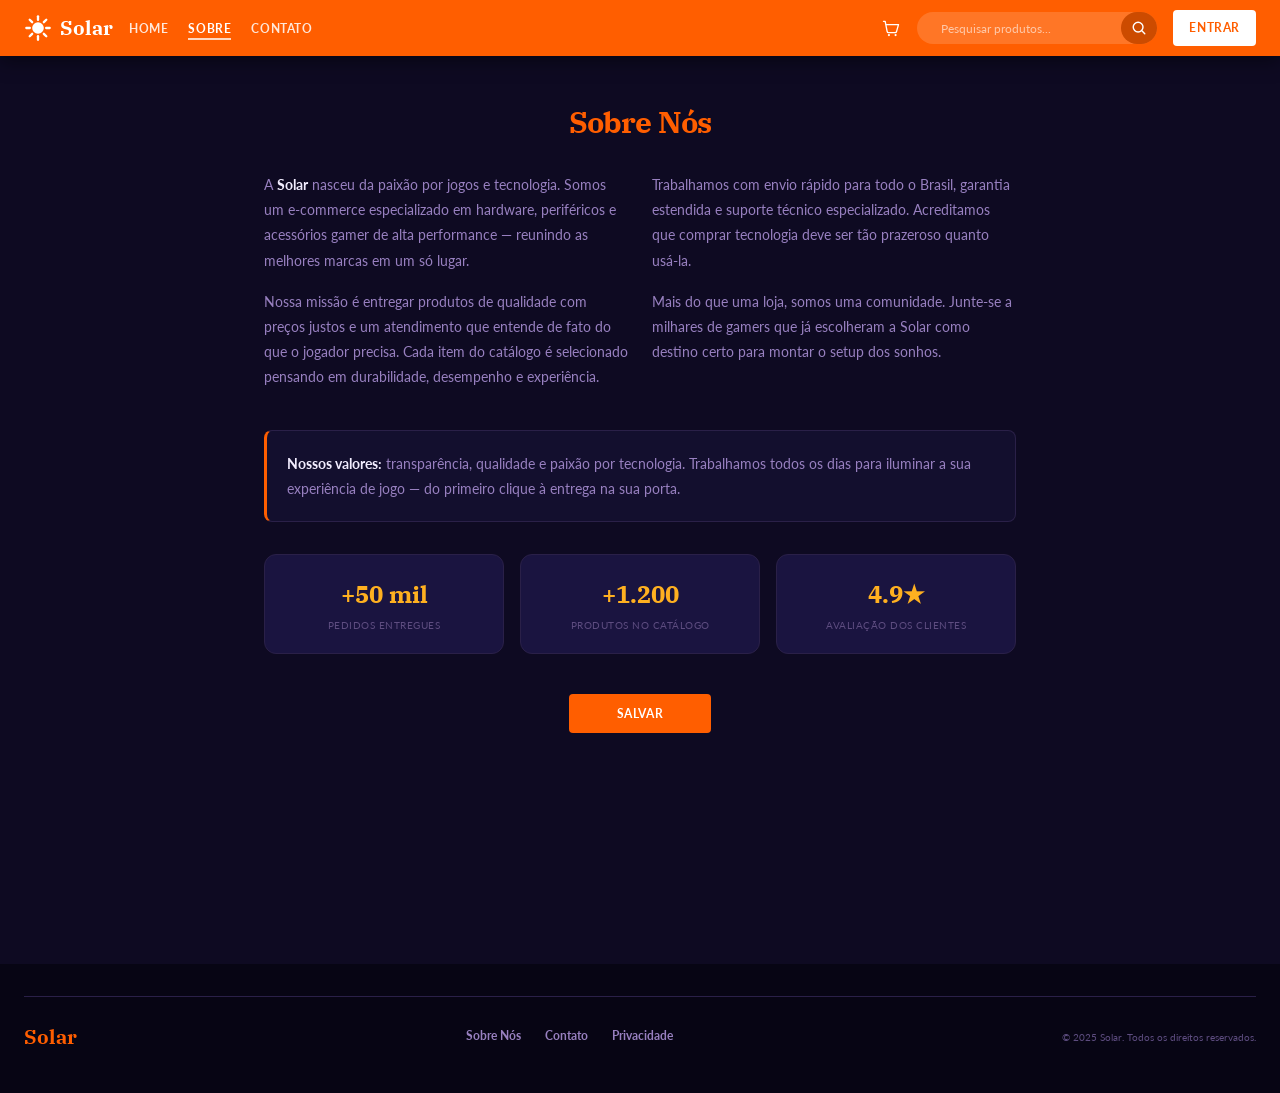
<file: about-us.html>
<!DOCTYPE html>
<html lang="pt-BR">

<head>
  <meta charset="UTF-8">
  <meta name="viewport" content="width=device-width, initial-scale=1.0">
  <title>Solar — Sobre Nós</title>
  <link rel="preconnect" href="https://fonts.googleapis.com">
  <link rel="preconnect" href="https://fonts.gstatic.com" crossorigin>
  <link
    href="https://fonts.googleapis.com/css2?family=IBM+Plex+Serif:ital,wght@0,300;0,400;0,500;0,600;0,700;1,400;1,600&family=Lato:ital,wght@0,300;0,400;0,700;0,900;1,400&display=swap"
    rel="stylesheet">
  <link rel="stylesheet" href="./css/global.css">
  <link rel="stylesheet" href="./css/about-us.css">
</head>

<body class="bg-primary">

  <!-- ═══════════ CABEÇALHO ═══════════ -->
  <header class="site-header navbar">
    <a href="./index.html" class="site-logo navbar-brand" aria-label="Solar — Página inicial">
      <svg class="navbar-brand-icon" viewBox="0 0 24 24" fill="none" aria-hidden="true">
        <circle cx="12" cy="12" r="5" fill="#fff"/>
        <g stroke="#fff" stroke-width="2" stroke-linecap="round">
          <line x1="12" y1="2" x2="12" y2="5"/><line x1="12" y1="19" x2="12" y2="22"/>
          <line x1="2" y1="12" x2="5" y2="12"/><line x1="19" y1="12" x2="22" y2="12"/>
          <line x1="4.9" y1="4.9" x2="7" y2="7"/><line x1="17" y1="17" x2="19.1" y2="19.1"/>
          <line x1="19.1" y1="4.9" x2="17" y2="7"/><line x1="7" y1="17" x2="4.9" y2="19.1"/>
        </g>
      </svg>
      <span class="navbar-logo">Solar</span>
    </a>

    <ul class="navbar-nav" role="list">
      <li><a class="nav-link navbar-home"        href="./index.html">Home</a></li>
      <li><a class="nav-link active navbar-about" href="./about-us.html">Sobre</a></li>
      <li><a class="nav-link navbar-contact"      href="./contact.html">Contato</a></li>
    </ul>

    <div class="navbar-actions flex-center flex-gap-4">
      <a class="navbar-buy" href="./orders.html" aria-label="Carrinho de compras">
        <svg viewBox="0 0 24 24" fill="none" aria-hidden="true">
          <path d="M3 4h2l2.4 12.3a1.5 1.5 0 0 0 1.5 1.2h8.2a1.5 1.5 0 0 0 1.5-1.2L21 8H6"
                stroke="currentColor" stroke-width="1.6" stroke-linecap="round" stroke-linejoin="round"/>
          <circle cx="9.5" cy="20.5" r="1.3" fill="currentColor"/>
          <circle cx="17.5" cy="20.5" r="1.3" fill="currentColor"/>
        </svg>
      </a>
      <form class="navbar-search-wrapper flex-center flex-gap-2" action="./search.html" role="search">
        <input class="search-bar navbar-search" type="search" name="q"
               placeholder="Pesquisar produtos..." aria-label="Pesquisar produtos">
        <button class="button-search btn btn-primary" type="submit" aria-label="Buscar">
          <svg viewBox="0 0 18 18" fill="none" aria-hidden="true">
            <circle cx="8" cy="8" r="5.5" stroke="#fff" stroke-width="1.6"/>
            <line x1="12.5" y1="12.5" x2="15.5" y2="15.5" stroke="#fff" stroke-width="1.6" stroke-linecap="round"/>
          </svg>
        </button>
      </form>
      <a class="btn navbar-login" href="./register.html">Entrar</a>
    </div>
  </header>


  <!-- ═══════════ CONTEÚDO: SOBRE NÓS ═══════════ -->
  <main class="about bg-primary">
    <div class="container-narrow">

      <h1 class="about-title">Sobre Nós</h1>

      <div class="about-grid">
        <div class="about-col">
          <p class="about-text">
            A <strong>Solar</strong> nasceu da paixão por jogos e tecnologia. Somos um
            e-commerce especializado em hardware, periféricos e acessórios gamer de alta
            performance — reunindo as melhores marcas em um só lugar.
          </p>
          <p class="about-text">
            Nossa missão é entregar produtos de qualidade com preços justos e um atendimento
            que entende de fato do que o jogador precisa. Cada item do catálogo é selecionado
            pensando em durabilidade, desempenho e experiência.
          </p>
        </div>
        <div class="about-col">
          <p class="about-text">
            Trabalhamos com envio rápido para todo o Brasil, garantia estendida e suporte
            técnico especializado. Acreditamos que comprar tecnologia deve ser tão prazeroso
            quanto usá-la.
          </p>
          <p class="about-text">
            Mais do que uma loja, somos uma comunidade. Junte-se a milhares de gamers que já
            escolheram a Solar como destino certo para montar o setup dos sonhos.
          </p>
        </div>
      </div>

      <div class="about-highlight">
        <p class="about-text">
          <strong class="text-accent">Nossos valores:</strong> transparência, qualidade e
          paixão por tecnologia. Trabalhamos todos os dias para iluminar a sua experiência
          de jogo — do primeiro clique à entrega na sua porta.
        </p>
      </div>

      <div class="about-stats">
        <div class="about-stat">
          <span class="about-stat__number">+50 mil</span>
          <span class="about-stat__label">Pedidos entregues</span>
        </div>
        <div class="about-stat">
          <span class="about-stat__number">+1.200</span>
          <span class="about-stat__label">Produtos no catálogo</span>
        </div>
        <div class="about-stat">
          <span class="about-stat__number">4.9★</span>
          <span class="about-stat__label">Avaliação dos clientes</span>
        </div>
      </div>

      <div class="about-actions">
        <button class="btn btn-primary about-save" type="button">Salvar</button>
      </div>

    </div>
  </main>


  <!-- ═══════════ RODAPÉ ═══════════ -->
  <footer class="site-footer bg-deep">
    <div class="container">
      <hr class="divider footer-divider">
      <div class="footer-content flex-between">
        <span class="site-logo footer-logo">Solar</span>
        <nav class="footer-nav flex-center flex-gap-6" aria-label="Links do rodapé">
          <a class="nav-link footer-link" href="./about-us.html">Sobre Nós</a>
          <a class="nav-link footer-link" href="./contact.html">Contato</a>
          <a class="nav-link footer-link" href="#">Privacidade</a>
        </nav>
        <p class="text-muted footer-copy">&copy; 2025 Solar. Todos os direitos reservados.</p>
      </div>
    </div>
  </footer>

</body>
</html>
</file>
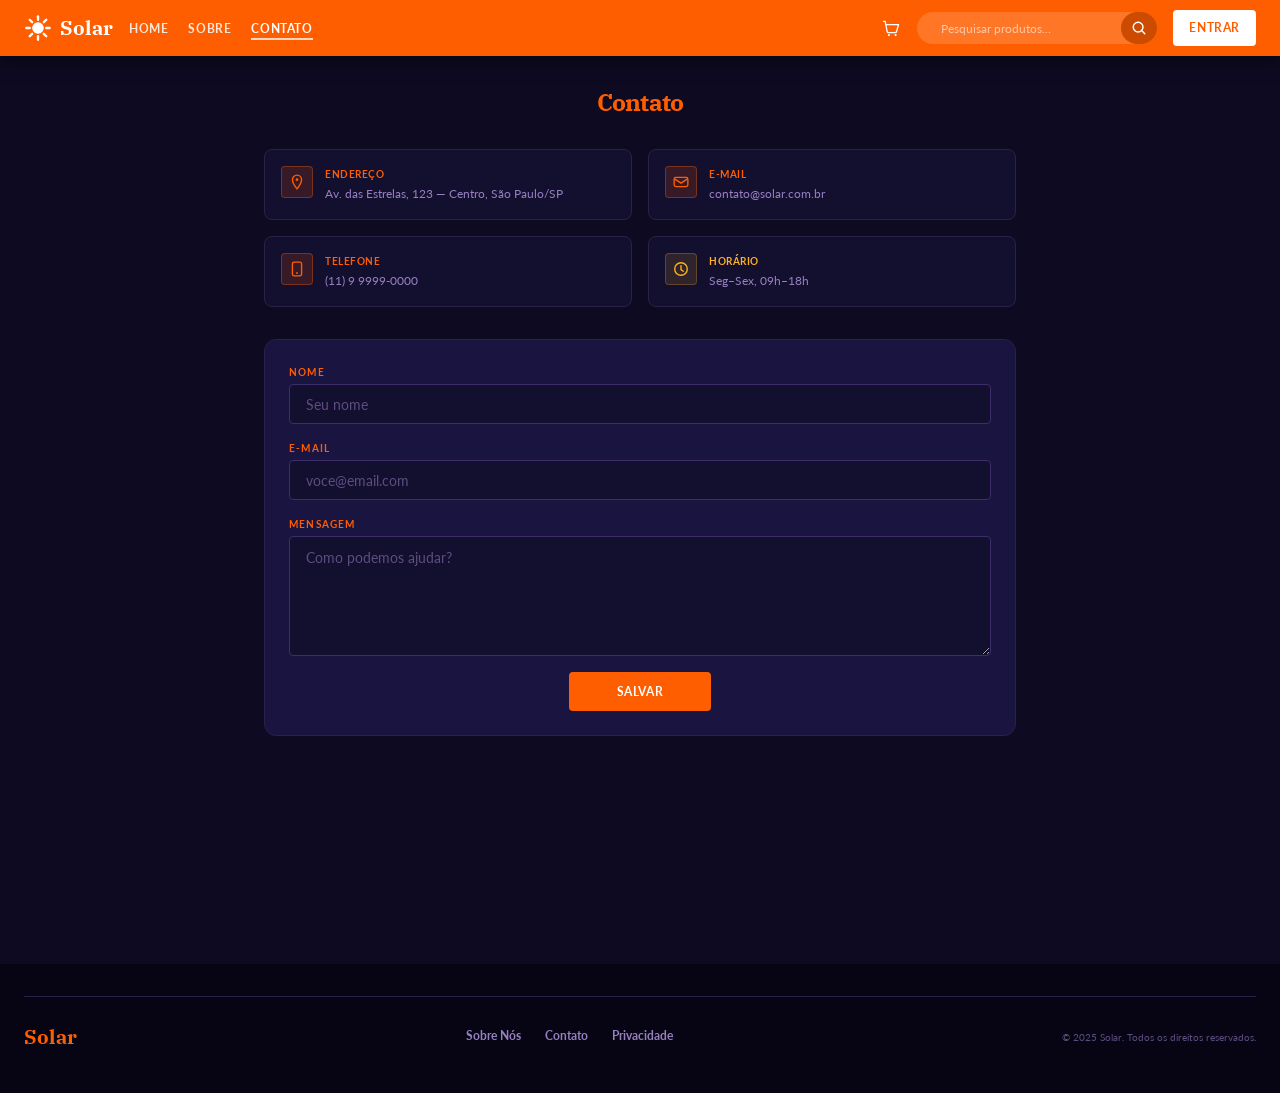
<file: contact.html>
<!DOCTYPE html>
<html lang="pt-BR">

<head>
  <meta charset="UTF-8">
  <meta name="viewport" content="width=device-width, initial-scale=1.0">
  <title>Solar — Contato</title>
  <link rel="preconnect" href="https://fonts.googleapis.com">
  <link rel="preconnect" href="https://fonts.gstatic.com" crossorigin>
  <link
    href="https://fonts.googleapis.com/css2?family=IBM+Plex+Serif:ital,wght@0,300;0,400;0,500;0,600;0,700;1,400;1,600&family=Lato:ital,wght@0,300;0,400;0,700;0,900;1,400&display=swap"
    rel="stylesheet">
  <link rel="stylesheet" href="./css/global.css">
  <link rel="stylesheet" href="./css/contact.css">
</head>

<body class="bg-primary">

  <!-- ═══════════ CABEÇALHO ═══════════ -->
  <header class="site-header navbar">
    <a href="./index.html" class="site-logo navbar-brand" aria-label="Solar — Página inicial">
      <svg class="navbar-brand-icon" viewBox="0 0 24 24" fill="none" aria-hidden="true">
        <circle cx="12" cy="12" r="5" fill="#fff"/>
        <g stroke="#fff" stroke-width="2" stroke-linecap="round">
          <line x1="12" y1="2" x2="12" y2="5"/><line x1="12" y1="19" x2="12" y2="22"/>
          <line x1="2" y1="12" x2="5" y2="12"/><line x1="19" y1="12" x2="22" y2="12"/>
          <line x1="4.9" y1="4.9" x2="7" y2="7"/><line x1="17" y1="17" x2="19.1" y2="19.1"/>
          <line x1="19.1" y1="4.9" x2="17" y2="7"/><line x1="7" y1="17" x2="4.9" y2="19.1"/>
        </g>
      </svg>
      <span class="navbar-logo">Solar</span>
    </a>

    <ul class="navbar-nav" role="list">
      <li><a class="nav-link navbar-home"          href="./index.html">Home</a></li>
      <li><a class="nav-link navbar-about"         href="./about-us.html">Sobre</a></li>
      <li><a class="nav-link active navbar-contact" href="./contact.html">Contato</a></li>
    </ul>

    <div class="navbar-actions flex-center flex-gap-4">
      <a class="navbar-buy" href="./orders.html" aria-label="Carrinho de compras">
        <svg viewBox="0 0 24 24" fill="none" aria-hidden="true">
          <path d="M3 4h2l2.4 12.3a1.5 1.5 0 0 0 1.5 1.2h8.2a1.5 1.5 0 0 0 1.5-1.2L21 8H6"
                stroke="currentColor" stroke-width="1.6" stroke-linecap="round" stroke-linejoin="round"/>
          <circle cx="9.5" cy="20.5" r="1.3" fill="currentColor"/>
          <circle cx="17.5" cy="20.5" r="1.3" fill="currentColor"/>
        </svg>
      </a>
      <form class="navbar-search-wrapper flex-center flex-gap-2" action="./search.html" role="search">
        <input class="search-bar navbar-search" type="search" name="q"
               placeholder="Pesquisar produtos..." aria-label="Pesquisar produtos">
        <button class="button-search btn btn-primary" type="submit" aria-label="Buscar">
          <svg viewBox="0 0 18 18" fill="none" aria-hidden="true">
            <circle cx="8" cy="8" r="5.5" stroke="#fff" stroke-width="1.6"/>
            <line x1="12.5" y1="12.5" x2="15.5" y2="15.5" stroke="#fff" stroke-width="1.6" stroke-linecap="round"/>
          </svg>
        </button>
      </form>
      <a class="btn navbar-login" href="./register.html">Entrar</a>
    </div>
  </header>


  <!-- ═══════════ CONTATO ═══════════ -->
  <main class="contact bg-primary">
    <div class="container-narrow">

      <h1 class="contact-title">Contato</h1>

      <div class="contact-grid">

        <div class="contact-card">
          <span class="contact-card__icon">
            <svg viewBox="0 0 14 14" width="16" height="16" fill="none" aria-hidden="true">
              <path d="M7 1C4.8 1 3 2.8 3 5c0 3 4 8 4 8s4-5 4-8c0-2.2-1.8-4-4-4z" stroke="currentColor" stroke-width="1.2"/>
              <circle cx="7" cy="5" r="1.2" fill="currentColor"/>
            </svg>
          </span>
          <div>
            <p class="contact-card__label">Endereço</p>
            <p class="contact-card__value">Av. das Estrelas, 123 — Centro, São Paulo/SP</p>
          </div>
        </div>

        <div class="contact-card">
          <span class="contact-card__icon">
            <svg viewBox="0 0 14 14" width="16" height="16" fill="none" aria-hidden="true">
              <rect x="1" y="3" width="12" height="8" rx="1.5" stroke="currentColor" stroke-width="1.2"/>
              <path d="M1 4l6 4 6-4" stroke="currentColor" stroke-width="1.2"/>
            </svg>
          </span>
          <div>
            <p class="contact-card__label">E-mail</p>
            <p class="contact-card__value"><a href="mailto:contato@solar.com.br">contato@solar.com.br</a></p>
          </div>
        </div>

        <div class="contact-card">
          <span class="contact-card__icon">
            <svg viewBox="0 0 14 14" width="16" height="16" fill="none" aria-hidden="true">
              <rect x="3" y="1" width="8" height="12" rx="1.5" stroke="currentColor" stroke-width="1.2"/>
              <circle cx="7" cy="10.5" r="0.8" fill="currentColor"/>
            </svg>
          </span>
          <div>
            <p class="contact-card__label">Telefone</p>
            <p class="contact-card__value">(11) 9 9999-0000</p>
          </div>
        </div>

        <div class="contact-card contact-card--amber">
          <span class="contact-card__icon">
            <svg viewBox="0 0 14 14" width="16" height="16" fill="none" aria-hidden="true">
              <circle cx="7" cy="7" r="5.5" stroke="currentColor" stroke-width="1.2"/>
              <path d="M7 4v3.5l2 1.5" stroke="currentColor" stroke-width="1.2" stroke-linecap="round"/>
            </svg>
          </span>
          <div>
            <p class="contact-card__label contact-card__label--amber">Horário</p>
            <p class="contact-card__value">Seg–Sex, 09h–18h</p>
          </div>
        </div>

      </div>

      <!-- Formulário de mensagem -->
      <form class="contact-form">
        <div class="form-group">
          <label class="form-label" for="c-nome">Nome</label>
          <input class="form-input" id="c-nome" type="text" placeholder="Seu nome">
        </div>
        <div class="form-group">
          <label class="form-label" for="c-email">E-mail</label>
          <input class="form-input" id="c-email" type="email" placeholder="voce@email.com">
        </div>
        <div class="form-group">
          <label class="form-label" for="c-msg">Mensagem</label>
          <textarea class="form-input form-textarea" id="c-msg" placeholder="Como podemos ajudar?"></textarea>
        </div>
        <div class="contact-actions">
          <button class="btn btn-primary contact-save" type="submit">Salvar</button>
        </div>
      </form>

    </div>
  </main>


  <!-- ═══════════ RODAPÉ ═══════════ -->
  <footer class="site-footer bg-deep">
    <div class="container">
      <hr class="divider footer-divider">
      <div class="footer-content flex-between">
        <span class="site-logo footer-logo">Solar</span>
        <nav class="footer-nav flex-center flex-gap-6" aria-label="Links do rodapé">
          <a class="nav-link footer-link" href="./about-us.html">Sobre Nós</a>
          <a class="nav-link footer-link" href="./contact.html">Contato</a>
          <a class="nav-link footer-link" href="#">Privacidade</a>
        </nav>
        <p class="text-muted footer-copy">&copy; 2025 Solar. Todos os direitos reservados.</p>
      </div>
    </div>
  </footer>

</body>
</html>
</file>
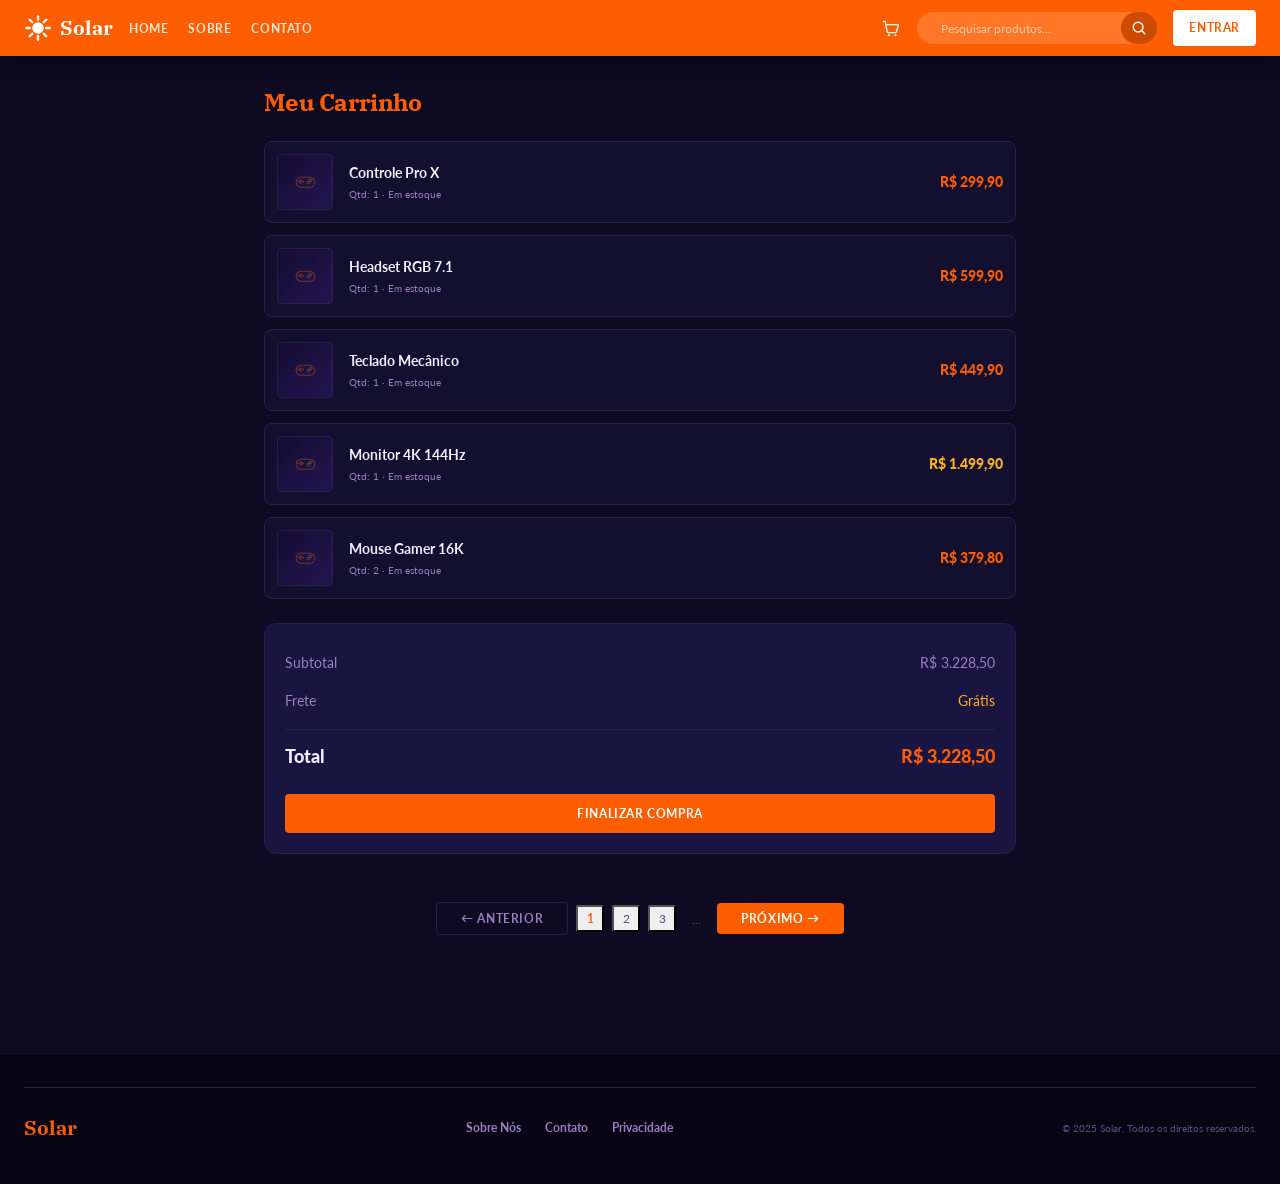
<file: orders.html>
<!DOCTYPE html>
<html lang="pt-BR">

<head>
  <meta charset="UTF-8">
  <meta name="viewport" content="width=device-width, initial-scale=1.0">
  <title>Solar — Meu Carrinho</title>
  <link rel="preconnect" href="https://fonts.googleapis.com">
  <link rel="preconnect" href="https://fonts.gstatic.com" crossorigin>
  <link
    href="https://fonts.googleapis.com/css2?family=IBM+Plex+Serif:ital,wght@0,300;0,400;0,500;0,600;0,700;1,400;1,600&family=Lato:ital,wght@0,300;0,400;0,700;0,900;1,400&display=swap"
    rel="stylesheet">
  <link rel="stylesheet" href="./css/global.css">
  <link rel="stylesheet" href="./css/orders.css">
</head>

<body class="bg-primary">

  <!-- ═══════════ CABEÇALHO ═══════════ -->
  <header class="site-header navbar">
    <a href="./index.html" class="site-logo navbar-brand" aria-label="Solar — Página inicial">
      <svg class="navbar-brand-icon" viewBox="0 0 24 24" fill="none" aria-hidden="true">
        <circle cx="12" cy="12" r="5" fill="#fff"/>
        <g stroke="#fff" stroke-width="2" stroke-linecap="round">
          <line x1="12" y1="2" x2="12" y2="5"/><line x1="12" y1="19" x2="12" y2="22"/>
          <line x1="2" y1="12" x2="5" y2="12"/><line x1="19" y1="12" x2="22" y2="12"/>
          <line x1="4.9" y1="4.9" x2="7" y2="7"/><line x1="17" y1="17" x2="19.1" y2="19.1"/>
          <line x1="19.1" y1="4.9" x2="17" y2="7"/><line x1="7" y1="17" x2="4.9" y2="19.1"/>
        </g>
      </svg>
      <span class="navbar-logo">Solar</span>
    </a>

    <ul class="navbar-nav" role="list">
      <li><a class="nav-link navbar-home"    href="./index.html">Home</a></li>
      <li><a class="nav-link navbar-about"   href="./about-us.html">Sobre</a></li>
      <li><a class="nav-link navbar-contact" href="./contact.html">Contato</a></li>
    </ul>

    <div class="navbar-actions flex-center flex-gap-4">
      <a class="navbar-buy active" href="./orders.html" aria-label="Carrinho de compras">
        <svg viewBox="0 0 24 24" fill="none" aria-hidden="true">
          <path d="M3 4h2l2.4 12.3a1.5 1.5 0 0 0 1.5 1.2h8.2a1.5 1.5 0 0 0 1.5-1.2L21 8H6"
                stroke="currentColor" stroke-width="1.6" stroke-linecap="round" stroke-linejoin="round"/>
          <circle cx="9.5" cy="20.5" r="1.3" fill="currentColor"/>
          <circle cx="17.5" cy="20.5" r="1.3" fill="currentColor"/>
        </svg>
      </a>
      <form class="navbar-search-wrapper flex-center flex-gap-2" action="./search.html" role="search">
        <input class="search-bar navbar-search" type="search" name="q"
               placeholder="Pesquisar produtos..." aria-label="Pesquisar produtos">
        <button class="button-search btn btn-primary" type="submit" aria-label="Buscar">
          <svg viewBox="0 0 18 18" fill="none" aria-hidden="true">
            <circle cx="8" cy="8" r="5.5" stroke="#fff" stroke-width="1.6"/>
            <line x1="12.5" y1="12.5" x2="15.5" y2="15.5" stroke="#fff" stroke-width="1.6" stroke-linecap="round"/>
          </svg>
        </button>
      </form>
      <a class="btn navbar-login" href="./register.html">Entrar</a>
    </div>
  </header>


  <!-- ═══════════ CARRINHO / COMPRAS ═══════════ -->
  <main class="cart bg-primary">
    <div class="container-narrow">

      <h1 class="cart-title">Meu Carrinho</h1>

      <ul class="cart-list" role="list">

        <li class="cart-item">
          <div class="cart-item__thumb product-thumb"></div>
          <div class="cart-item__info">
            <p class="cart-item__name">Controle Pro X</p>
            <p class="cart-item__meta">Qtd: 1 · Em estoque</p>
          </div>
          <p class="cart-item__price">R$ 299,90</p>
        </li>

        <li class="cart-item">
          <div class="cart-item__thumb product-thumb"></div>
          <div class="cart-item__info">
            <p class="cart-item__name">Headset RGB 7.1</p>
            <p class="cart-item__meta">Qtd: 1 · Em estoque</p>
          </div>
          <p class="cart-item__price">R$ 599,90</p>
        </li>

        <li class="cart-item">
          <div class="cart-item__thumb product-thumb"></div>
          <div class="cart-item__info">
            <p class="cart-item__name">Teclado Mecânico</p>
            <p class="cart-item__meta">Qtd: 1 · Em estoque</p>
          </div>
          <p class="cart-item__price">R$ 449,90</p>
        </li>

        <li class="cart-item">
          <div class="cart-item__thumb product-thumb"></div>
          <div class="cart-item__info">
            <p class="cart-item__name">Monitor 4K 144Hz</p>
            <p class="cart-item__meta">Qtd: 1 · Em estoque</p>
          </div>
          <p class="cart-item__price cart-item__price--premium">R$ 1.499,90</p>
        </li>

        <li class="cart-item">
          <div class="cart-item__thumb product-thumb"></div>
          <div class="cart-item__info">
            <p class="cart-item__name">Mouse Gamer 16K</p>
            <p class="cart-item__meta">Qtd: 2 · Em estoque</p>
          </div>
          <p class="cart-item__price">R$ 379,80</p>
        </li>

      </ul>

      <div class="cart-summary">
        <div class="cart-summary__row">
          <span>Subtotal</span>
          <span>R$ 3.228,50</span>
        </div>
        <div class="cart-summary__row">
          <span>Frete</span>
          <span class="text-amber">Grátis</span>
        </div>
        <div class="cart-summary__row cart-summary__row--total">
          <span>Total</span>
          <span>R$ 3.228,50</span>
        </div>
        <button class="btn btn-primary cart-checkout" type="button">Finalizar Compra</button>
      </div>

      <nav class="pagination" aria-label="Paginação dos pedidos">
        <button class="btn btn-ghost" type="button">← Anterior</button>
        <ol class="pagination-list flex-center flex-gap-2" role="list">
          <li><button class="pagination-number active" type="button" aria-current="page">1</button></li>
          <li><button class="pagination-number" type="button">2</button></li>
          <li><button class="pagination-number" type="button">3</button></li>
          <li><span class="pagination-number text-muted">...</span></li>
        </ol>
        <button class="btn btn-primary" type="button">Próximo →</button>
      </nav>

    </div>
  </main>


  <!-- ═══════════ RODAPÉ ═══════════ -->
  <footer class="site-footer bg-deep">
    <div class="container">
      <hr class="divider footer-divider">
      <div class="footer-content flex-between">
        <span class="site-logo footer-logo">Solar</span>
        <nav class="footer-nav flex-center flex-gap-6" aria-label="Links do rodapé">
          <a class="nav-link footer-link" href="./about-us.html">Sobre Nós</a>
          <a class="nav-link footer-link" href="./contact.html">Contato</a>
          <a class="nav-link footer-link" href="#">Privacidade</a>
        </nav>
        <p class="text-muted footer-copy">&copy; 2025 Solar. Todos os direitos reservados.</p>
      </div>
    </div>
  </footer>

</body>
</html>
</file>
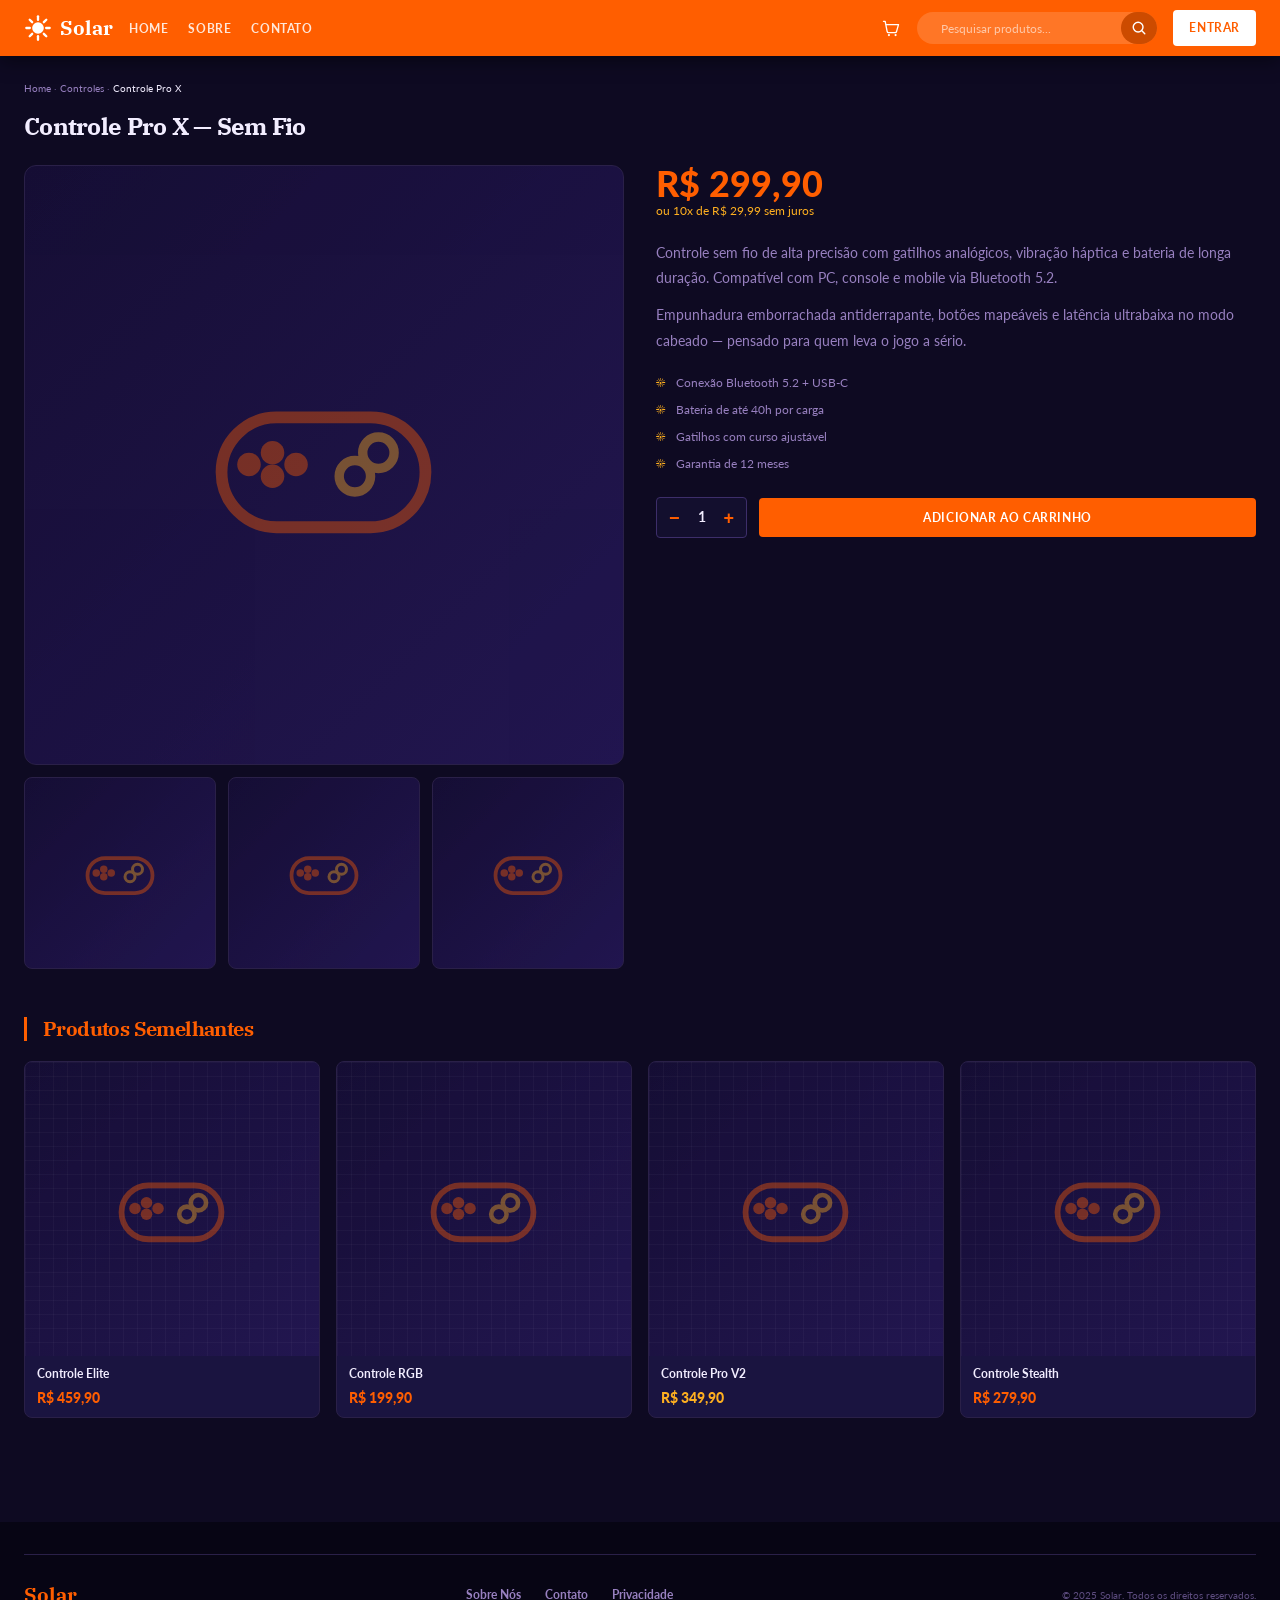
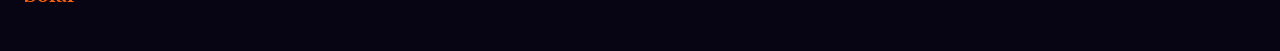
<file: products.html>
<!DOCTYPE html>
<html lang="pt-BR">

<head>
  <meta charset="UTF-8">
  <meta name="viewport" content="width=device-width, initial-scale=1.0">
  <title>Solar — Controle Pro X</title>
  <link rel="preconnect" href="https://fonts.googleapis.com">
  <link rel="preconnect" href="https://fonts.gstatic.com" crossorigin>
  <link
    href="https://fonts.googleapis.com/css2?family=IBM+Plex+Serif:ital,wght@0,300;0,400;0,500;0,600;0,700;1,400;1,600&family=Lato:ital,wght@0,300;0,400;0,700;0,900;1,400&display=swap"
    rel="stylesheet">
  <link rel="stylesheet" href="./css/global.css">
  <link rel="stylesheet" href="./css/products.css">
</head>

<body class="bg-primary">

  <!-- ═══════════ CABEÇALHO ═══════════ -->
  <header class="site-header navbar">
    <a href="./index.html" class="site-logo navbar-brand" aria-label="Solar — Página inicial">
      <svg class="navbar-brand-icon" viewBox="0 0 24 24" fill="none" aria-hidden="true">
        <circle cx="12" cy="12" r="5" fill="#fff"/>
        <g stroke="#fff" stroke-width="2" stroke-linecap="round">
          <line x1="12" y1="2" x2="12" y2="5"/><line x1="12" y1="19" x2="12" y2="22"/>
          <line x1="2" y1="12" x2="5" y2="12"/><line x1="19" y1="12" x2="22" y2="12"/>
          <line x1="4.9" y1="4.9" x2="7" y2="7"/><line x1="17" y1="17" x2="19.1" y2="19.1"/>
          <line x1="19.1" y1="4.9" x2="17" y2="7"/><line x1="7" y1="17" x2="4.9" y2="19.1"/>
        </g>
      </svg>
      <span class="navbar-logo">Solar</span>
    </a>

    <ul class="navbar-nav" role="list">
      <li><a class="nav-link navbar-home"    href="./index.html">Home</a></li>
      <li><a class="nav-link navbar-about"   href="./about-us.html">Sobre</a></li>
      <li><a class="nav-link navbar-contact" href="./contact.html">Contato</a></li>
    </ul>

    <div class="navbar-actions flex-center flex-gap-4">
      <a class="navbar-buy" href="./orders.html" aria-label="Carrinho de compras">
        <svg viewBox="0 0 24 24" fill="none" aria-hidden="true">
          <path d="M3 4h2l2.4 12.3a1.5 1.5 0 0 0 1.5 1.2h8.2a1.5 1.5 0 0 0 1.5-1.2L21 8H6"
                stroke="currentColor" stroke-width="1.6" stroke-linecap="round" stroke-linejoin="round"/>
          <circle cx="9.5" cy="20.5" r="1.3" fill="currentColor"/>
          <circle cx="17.5" cy="20.5" r="1.3" fill="currentColor"/>
        </svg>
      </a>
      <form class="navbar-search-wrapper flex-center flex-gap-2" action="./search.html" role="search">
        <input class="search-bar navbar-search" type="search" name="q"
               placeholder="Pesquisar produtos..." aria-label="Pesquisar produtos">
        <button class="button-search btn btn-primary" type="submit" aria-label="Buscar">
          <svg viewBox="0 0 18 18" fill="none" aria-hidden="true">
            <circle cx="8" cy="8" r="5.5" stroke="#fff" stroke-width="1.6"/>
            <line x1="12.5" y1="12.5" x2="15.5" y2="15.5" stroke="#fff" stroke-width="1.6" stroke-linecap="round"/>
          </svg>
        </button>
      </form>
      <a class="btn navbar-login" href="./register.html">Entrar</a>
    </div>
  </header>


  <!-- ═══════════ PRODUTO ═══════════ -->
  <main class="product bg-primary">
    <div class="container">

      <nav class="product-breadcrumb" aria-label="Trilha de navegação">
        <a href="./index.html">Home</a> ·
        <a href="./search.html">Controles</a> ·
        <span>Controle Pro X</span>
      </nav>

      <h1 class="product-name">Controle Pro X — Sem Fio</h1>

      <div class="product-main">

        <!-- Galeria -->
        <div class="product-gallery">
          <div class="product-gallery__main product-thumb"></div>
          <div class="product-gallery__thumbs">
            <div class="product-thumb product-gallery__thumb"></div>
            <div class="product-thumb product-gallery__thumb"></div>
            <div class="product-thumb product-gallery__thumb"></div>
          </div>
        </div>

        <!-- Detalhes -->
        <div class="product-details">
          <p class="product-price">R$ 299,90</p>
          <p class="product-installments">ou 10x de R$ 29,99 sem juros</p>

          <p class="product-desc">
            Controle sem fio de alta precisão com gatilhos analógicos, vibração háptica e
            bateria de longa duração. Compatível com PC, console e mobile via Bluetooth 5.2.
          </p>
          <p class="product-desc">
            Empunhadura emborrachada antiderrapante, botões mapeáveis e latência ultrabaixa
            no modo cabeado — pensado para quem leva o jogo a sério.
          </p>

          <ul class="product-features" role="list">
            <li>Conexão Bluetooth 5.2 + USB-C</li>
            <li>Bateria de até 40h por carga</li>
            <li>Gatilhos com curso ajustável</li>
            <li>Garantia de 12 meses</li>
          </ul>

          <div class="product-buy">
            <div class="product-qty">
              <button type="button" aria-label="Diminuir">−</button>
              <span>1</span>
              <button type="button" aria-label="Aumentar">+</button>
            </div>
            <button class="btn btn-primary product-add" type="button">Adicionar ao Carrinho</button>
          </div>
        </div>

      </div>

      <!-- Produtos semelhantes -->
      <section class="product-similar">
        <h2 class="section-title">Produtos Semelhantes</h2>
        <div class="product-grid">
          <article class="card-product">
            <div class="card-product__image"><div class="card-product__grid-overlay"></div><img alt=""></div>
            <div class="card-product__info">
              <p class="card-product__name">Controle Elite</p>
              <p class="card-product__price">R$ 459,90</p>
            </div>
          </article>
          <article class="card-product">
            <div class="card-product__image"><div class="card-product__grid-overlay"></div><img alt=""></div>
            <div class="card-product__info">
              <p class="card-product__name">Controle RGB</p>
              <p class="card-product__price">R$ 199,90</p>
            </div>
          </article>
          <article class="card-product">
            <div class="card-product__image"><div class="card-product__grid-overlay"></div><img alt=""></div>
            <div class="card-product__info">
              <p class="card-product__name">Controle Pro V2</p>
              <p class="card-product__price card-product__price--premium">R$ 349,90</p>
            </div>
          </article>
          <article class="card-product">
            <div class="card-product__image"><div class="card-product__grid-overlay"></div><img alt=""></div>
            <div class="card-product__info">
              <p class="card-product__name">Controle Stealth</p>
              <p class="card-product__price">R$ 279,90</p>
            </div>
          </article>
        </div>
      </section>

    </div>
  </main>


  <!-- ═══════════ RODAPÉ ═══════════ -->
  <footer class="site-footer bg-deep">
    <div class="container">
      <hr class="divider footer-divider">
      <div class="footer-content flex-between">
        <span class="site-logo footer-logo">Solar</span>
        <nav class="footer-nav flex-center flex-gap-6" aria-label="Links do rodapé">
          <a class="nav-link footer-link" href="./about-us.html">Sobre Nós</a>
          <a class="nav-link footer-link" href="./contact.html">Contato</a>
          <a class="nav-link footer-link" href="#">Privacidade</a>
        </nav>
        <p class="text-muted footer-copy">&copy; 2025 Solar. Todos os direitos reservados.</p>
      </div>
    </div>
  </footer>

</body>
</html>
</file>
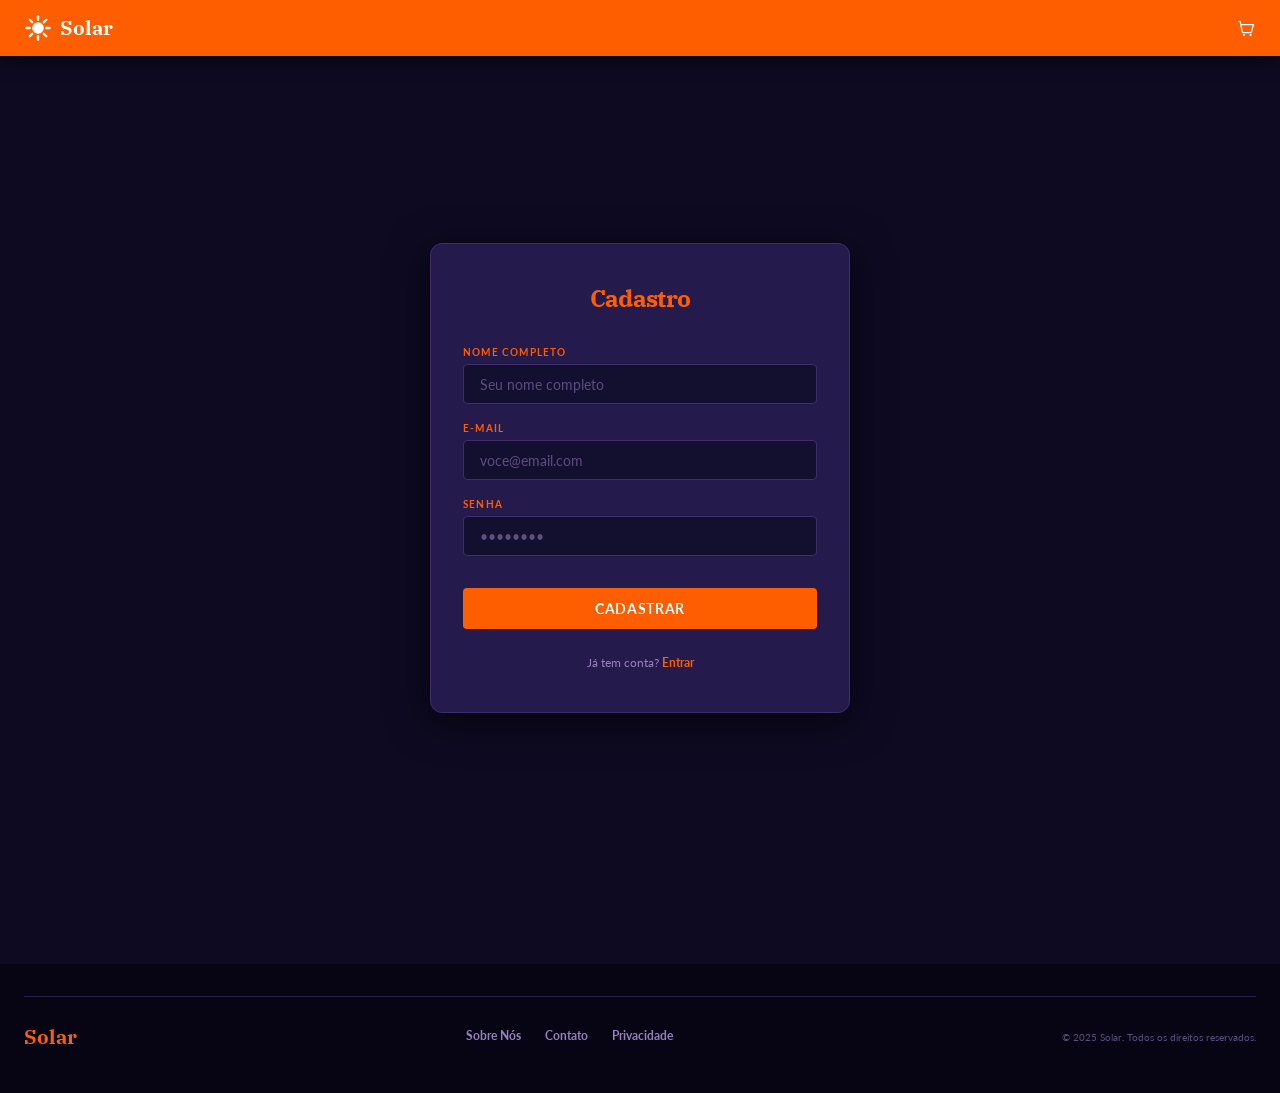
<file: register.html>
<!DOCTYPE html>
<html lang="pt-BR">

<head>
  <meta charset="UTF-8">
  <meta name="viewport" content="width=device-width, initial-scale=1.0">
  <title>Solar — Cadastro</title>
  <link rel="preconnect" href="https://fonts.googleapis.com">
  <link rel="preconnect" href="https://fonts.gstatic.com" crossorigin>
  <link
    href="https://fonts.googleapis.com/css2?family=IBM+Plex+Serif:ital,wght@0,300;0,400;0,500;0,600;0,700;1,400;1,600&family=Lato:ital,wght@0,300;0,400;0,700;0,900;1,400&display=swap"
    rel="stylesheet">
  <link rel="stylesheet" href="./css/global.css">
  <link rel="stylesheet" href="./css/register.css">
</head>

<body class="bg-primary">

  <!-- ═══════════ CABEÇALHO (reduzido) ═══════════ -->
  <header class="site-header navbar navbar--minimal">
    <a href="./index.html" class="site-logo navbar-brand" aria-label="Solar — Página inicial">
      <svg class="navbar-brand-icon" viewBox="0 0 24 24" fill="none" aria-hidden="true">
        <circle cx="12" cy="12" r="5" fill="#fff"/>
        <g stroke="#fff" stroke-width="2" stroke-linecap="round">
          <line x1="12" y1="2" x2="12" y2="5"/><line x1="12" y1="19" x2="12" y2="22"/>
          <line x1="2" y1="12" x2="5" y2="12"/><line x1="19" y1="12" x2="22" y2="12"/>
          <line x1="4.9" y1="4.9" x2="7" y2="7"/><line x1="17" y1="17" x2="19.1" y2="19.1"/>
          <line x1="19.1" y1="4.9" x2="17" y2="7"/><line x1="7" y1="17" x2="4.9" y2="19.1"/>
        </g>
      </svg>
      <span class="navbar-logo">Solar</span>
    </a>
    <a class="navbar-buy" href="./orders.html" aria-label="Carrinho de compras">
      <svg viewBox="0 0 24 24" fill="none" aria-hidden="true">
        <path d="M3 4h2l2.4 12.3a1.5 1.5 0 0 0 1.5 1.2h8.2a1.5 1.5 0 0 0 1.5-1.2L21 8H6"
              stroke="currentColor" stroke-width="1.6" stroke-linecap="round" stroke-linejoin="round"/>
        <circle cx="9.5" cy="20.5" r="1.3" fill="currentColor"/>
        <circle cx="17.5" cy="20.5" r="1.3" fill="currentColor"/>
      </svg>
    </a>
  </header>


  <!-- ═══════════ CADASTRO ═══════════ -->
  <main class="register">
    <section class="register-card card-elevated">
      <h1 class="register-title">Cadastro</h1>

      <form class="register-form">
        <div class="form-group">
          <label class="form-label" for="nome">Nome Completo</label>
          <input class="form-input" id="nome" name="nome" type="text" placeholder="Seu nome completo" autocomplete="name">
        </div>

        <div class="form-group">
          <label class="form-label" for="email">E-mail</label>
          <input class="form-input" id="email" name="email" type="email" placeholder="voce@email.com" autocomplete="email">
        </div>

        <div class="form-group">
          <label class="form-label" for="senha">Senha</label>
          <input class="form-input" id="senha" name="senha" type="password" placeholder="••••••••" autocomplete="new-password">
        </div>

        <button class="btn btn-primary register-submit" type="submit">Cadastrar</button>
      </form>

      <p class="register-foot">
        Já tem conta? <a href="./index.html">Entrar</a>
      </p>
    </section>
  </main>


  <!-- ═══════════ RODAPÉ ═══════════ -->
  <footer class="site-footer bg-deep">
    <div class="container">
      <hr class="divider footer-divider">
      <div class="footer-content flex-between">
        <span class="site-logo footer-logo">Solar</span>
        <nav class="footer-nav flex-center flex-gap-6" aria-label="Links do rodapé">
          <a class="nav-link footer-link" href="./about-us.html">Sobre Nós</a>
          <a class="nav-link footer-link" href="./contact.html">Contato</a>
          <a class="nav-link footer-link" href="#">Privacidade</a>
        </nav>
        <p class="text-muted footer-copy">&copy; 2025 Solar. Todos os direitos reservados.</p>
      </div>
    </div>
  </footer>

</body>
</html>
</file>
<file: css/global.css>
/* ═══════════════════════════════════════════════════════════
   SOLAR — Global Design System
   E-commerce de Jogos & Tecnologia
   Fontes: Lato (corpo/UI) · IBM Plex Serif (títulos/marca)
═══════════════════════════════════════════════════════════ */

@import url('https://fonts.googleapis.com/css2?family=IBM+Plex+Serif:ital,wght@0,300;0,400;0,500;0,600;0,700;1,400;1,600&family=Lato:ital,wght@0,300;0,400;0,700;0,900;1,400&display=swap');

/* ═══════════════════════════════════════
   TOKENS — VARIÁVEIS CSS
═══════════════════════════════════════ */

:root {

  /* ── TIPOGRAFIA ─────────────────────── */
  --font-display: 'IBM Plex Serif', Georgia, serif;
  --font-body:    'Lato', system-ui, -apple-system, sans-serif;

  --text-xs:   0.625rem;   /* 10px */
  --text-sm:   0.75rem;    /* 12px */
  --text-base: 0.875rem;   /* 14px */
  --text-md:   1rem;       /* 16px */
  --text-lg:   1.125rem;   /* 18px */
  --text-xl:   1.25rem;    /* 20px */
  --text-2xl:  1.5rem;     /* 24px */
  --text-3xl:  1.875rem;   /* 30px */
  --text-4xl:  2.25rem;    /* 36px */

  --weight-light:   300;
  --weight-regular: 400;
  --weight-bold:    700;
  --weight-black:   900;

  --leading-tight:  1.2;
  --leading-normal: 1.6;
  --leading-loose:  1.8;

  --tracking-tight:  -0.03em;
  --tracking-normal:  0;
  --tracking-wide:    0.05em;
  --tracking-widest:  0.12em;

  /* ── COR SOLAR (PRIMÁRIA) ───────────── */
  --solar-orange:     #FF5E00;  /* laranja solar — CTA principal    */
  --solar-orange-dk:  #CC4B00;  /* laranja escuro — hover/pressionado */
  --solar-orange-lt:  #FF7A26;  /* laranja claro — variação          */
  --solar-amber:      #FFB020;  /* âmbar dourado — acento secundário  */
  --solar-flame:      #FF3D00;  /* chama intensa — alerta/destaque    */
  --solar-gold:       #FFC740;  /* ouro — badges premium              */
  --solar-cream:      #FFF3E6;  /* creme — fundos claros (light mode) */

  /* ── EFEITOS SOLARES ────────────────── */
  --solar-glow:      rgba(255,  94,  0, 0.15);
  --solar-glow-md:   rgba(255,  94,  0, 0.25);
  --amber-glow:      rgba(255, 176, 32, 0.12);
  --amber-glow-md:   rgba(255, 176, 32, 0.22);

  /* ── FUNDOS DARK GAMING ─────────────── */
  --bg-void:      #040310;  /* vazio absoluto — borda de tela      */
  --bg-deep:      #070514;  /* fundo mais profundo                 */
  --bg-primary:   #0E0A22;  /* fundo principal da aplicação        */
  --bg-secondary: #130F2E;  /* seções alternadas                   */
  --bg-tertiary:  #180D38;  /* seções de destaque / hover area     */
  --bg-card:      #1A1440;  /* card padrão                         */
  --bg-elevated:  #241A4C;  /* card elevado / modal                */
  --bg-overlay:   rgba(7, 5, 20, 0.88); /* modal overlay           */
  --bg-header:    #FF5E00;  /* cabeçalho laranja solar             */

  /* ── TEXTO ──────────────────────────── */
  --text-primary:   #F2EDFF;  /* texto principal (quase-branco)   */
  --text-secondary: #9880C0;  /* texto secundário (roxo suave)    */
  --text-muted:     #5E4D80;  /* texto desabilitado / placeholder */
  --text-accent:    #FF5E00;  /* texto de destaque (laranja)      */
  --text-amber:     #FFB020;  /* texto âmbar / preço premium      */
  --text-on-orange: #FFFFFF;  /* texto sobre fundo laranja        */
  --text-on-dark:   #F2EDFF;  /* texto sobre fundos escuros       */

  /* ── BORDAS ─────────────────────────── */
  --border-subtle:  #2A2048;  /* borda suave entre seções         */
  --border-medium:  #3D2E6A;  /* borda média — separadores        */
  --border-strong:  #5A4490;  /* borda forte — foco de input      */
  --border-accent:  rgba(255,  94,  0, 0.35); /* borda laranja    */
  --border-amber:   rgba(255, 176, 32, 0.25); /* borda âmbar      */
  --border-focus:   #FF5E00;  /* ring de foco em inputs           */

  /* ── SOMBRAS ────────────────────────── */
  --shadow-xs:    0 1px 4px  rgba(0, 0, 0, 0.25);
  --shadow-sm:    0 2px 8px  rgba(0, 0, 0, 0.35);
  --shadow-md:    0 4px 20px rgba(0, 0, 0, 0.50);
  --shadow-lg:    0 8px 40px rgba(0, 0, 0, 0.65);
  --shadow-xl:    0 16px 64px rgba(0, 0, 0, 0.80);
  --shadow-card:  0 4px 24px rgba(0, 0, 0, 0.40);
  --shadow-glow:  0 0 20px rgba(255,  94,  0, 0.25);
  --shadow-amber: 0 0 20px rgba(255, 176, 32, 0.20);
  --shadow-inner: inset 0 1px 3px rgba(0, 0, 0, 0.40);

  /* ── ESPAÇAMENTO ────────────────────── */
  --space-1:  4px;
  --space-2:  8px;
  --space-3:  12px;
  --space-4:  16px;
  --space-5:  20px;
  --space-6:  24px;
  --space-8:  32px;
  --space-10: 40px;
  --space-12: 48px;
  --space-16: 64px;
  --space-20: 80px;
  --space-24: 96px;

  /* ── RAIOS ──────────────────────────── */
  --radius-xs:   2px;
  --radius-sm:   4px;
  --radius-md:   8px;
  --radius-lg:   12px;
  --radius-xl:   16px;
  --radius-2xl:  24px;
  --radius-3xl:  32px;
  --radius-pill: 999px;

  /* ── TRANSIÇÕES ─────────────────────── */
  --transition-fast:   150ms ease;
  --transition-base:   250ms ease;
  --transition-slow:   400ms ease;
  --transition-spring: 300ms cubic-bezier(0.34, 1.56, 0.64, 1);
  --transition-smooth: 350ms cubic-bezier(0.4, 0, 0.2, 1);

  /* ── LAYOUT ─────────────────────────── */
  --header-height:   56px;
  --sidebar-width:   240px;
  --max-content:     1280px;
  --max-narrow:      800px;
  --grid-cols-2:     repeat(2, 1fr);
  --grid-cols-3:     repeat(3, 1fr);
  --grid-cols-4:     repeat(4, 1fr);
  --grid-gap-sm:     8px;
  --grid-gap:        16px;
  --grid-gap-lg:     24px;

  /* ── Z-INDEX ────────────────────────── */
  --z-below:    -1;
  --z-base:      1;
  --z-raised:   10;
  --z-dropdown: 100;
  --z-sticky:   200;
  --z-modal:    300;
  --z-toast:    400;
  --z-tooltip:  500;
}

/* ═══════════════════════════════════════
   RESET & BASE
═══════════════════════════════════════ */

*,
*::before,
*::after {
  box-sizing: border-box;
  margin: 0;
  padding: 0;
}

html {
  font-size: 16px;
  scroll-behavior: smooth;
  -webkit-text-size-adjust: 100%;
  text-size-adjust: 100%;
}

body {
  font-family:              var(--font-body);
  font-size:                var(--text-base);
  font-weight:              var(--weight-regular);
  line-height:              var(--leading-normal);
  color:                    var(--text-primary);
  background-color:         var(--bg-primary);
  -webkit-font-smoothing:   antialiased;
  -moz-osx-font-smoothing:  grayscale;
  text-wrap:                pretty;
}

/* Títulos — IBM Plex Serif */
h1, h2, h3, h4, h5, h6 {
  font-family:  var(--font-display);
  color:        var(--text-primary);
  line-height:  var(--leading-tight);
  font-weight:  var(--weight-bold);
  letter-spacing: var(--tracking-tight);
}

h1 { font-size: var(--text-4xl); }
h2 { font-size: var(--text-3xl); }
h3 { font-size: var(--text-2xl); }
h4 { font-size: var(--text-xl);  }
h5 { font-size: var(--text-lg);  }
h6 { font-size: var(--text-md);  }

p {
  font-family: var(--font-body);
  color:       var(--text-secondary);
  line-height: var(--leading-normal);
}

a {
  color:           var(--text-accent);
  text-decoration: none;
  transition:      color var(--transition-fast);
}

a:hover { color: var(--solar-amber); }
a:focus-visible {
  outline:        2px solid var(--border-focus);
  outline-offset: 3px;
  border-radius:  var(--radius-xs);
}

img, svg {
  max-width: 100%;
  display:   block;
}

ul, ol { list-style: none; }

/* ═══════════════════════════════════════
   COMPONENTES BASE
═══════════════════════════════════════ */

/* ── BOTÕES ─────────────────────────── */
.btn {
  display:         inline-flex;
  align-items:     center;
  justify-content: center;
  gap:             var(--space-2);
  font-family:     var(--font-body);
  font-weight:     var(--weight-bold);
  font-size:       var(--text-sm);
  letter-spacing:  var(--tracking-wide);
  text-transform:  uppercase;
  padding:         var(--space-2) var(--space-6);
  border-radius:   var(--radius-sm);
  border:          none;
  cursor:          pointer;
  transition:      all var(--transition-fast);
  white-space:     nowrap;
}

.btn:disabled {
  opacity: 0.45;
  cursor:  not-allowed;
}

.btn-primary {
  background: var(--solar-orange);
  color:      var(--text-on-orange);
}

.btn-primary:hover:not(:disabled) {
  background: var(--solar-orange-dk);
  box-shadow: var(--shadow-glow);
  transform:  translateY(-1px);
}

.btn-primary:active { transform: translateY(0); }

.btn-secondary {
  background: transparent;
  color:      var(--solar-orange);
  border:     1.5px solid var(--solar-orange);
}

.btn-secondary:hover:not(:disabled) {
  background: rgba(255, 94, 0, 0.08);
}

.btn-ghost {
  background: transparent;
  color:      var(--text-secondary);
  border:     1px solid var(--border-subtle);
}

.btn-ghost:hover:not(:disabled) {
  border-color: var(--border-medium);
  color:        var(--text-primary);
}

.btn-amber {
  background: var(--solar-amber);
  color:      #07051A;
  font-weight: var(--weight-black);
}

.btn-amber:hover:not(:disabled) {
  box-shadow: var(--shadow-amber);
  transform:  translateY(-1px);
}

/* ── CARDS ───────────────────────────── */
.card {
  background:    var(--bg-card);
  border:        1px solid var(--border-subtle);
  border-radius: var(--radius-md);
  overflow:      hidden;
  transition:    transform var(--transition-fast),
                 box-shadow var(--transition-fast),
                 border-color var(--transition-fast);
}

.card:hover {
  transform:    translateY(-3px);
  box-shadow:   var(--shadow-card), var(--shadow-glow);
  border-color: var(--border-accent);
}

.card-elevated {
  background:    var(--bg-elevated);
  border:        1px solid var(--border-medium);
  border-radius: var(--radius-lg);
  box-shadow:    var(--shadow-lg);
}

.card-product {
  background:    var(--bg-card);
  border:        1px solid var(--border-subtle);
  border-radius: var(--radius-md);
  overflow:      hidden;
  cursor:        pointer;
  transition:    all var(--transition-base);
}

.card-product:hover {
  border-color: var(--border-accent);
  box-shadow:   var(--shadow-md), var(--shadow-glow);
  transform:    translateY(-2px);
}

.card-product__image {
  background: linear-gradient(135deg, #160E35, #221650);
  aspect-ratio: 1;
  display:       flex;
  align-items:   center;
  justify-content: center;
  position:      relative;
}

.card-product__grid-overlay {
  position:   absolute;
  inset:      0;
  background-image:
    linear-gradient(rgba(255,255,255,0.03) 1px, transparent 1px),
    linear-gradient(90deg, rgba(255,255,255,0.03) 1px, transparent 1px);
  background-size: 14px 14px;
}

.card-product__info {
  padding: var(--space-2) var(--space-3);
}

.card-product__name {
  font-family:    var(--font-body);
  font-size:      var(--text-sm);
  font-weight:    var(--weight-bold);
  color:          var(--text-primary);
  white-space:    nowrap;
  overflow:       hidden;
  text-overflow:  ellipsis;
  margin-bottom:  var(--space-1);
}

.card-product__price {
  font-family: var(--font-body);
  font-size:   var(--text-base);
  font-weight: var(--weight-black);
  color:       var(--solar-orange);
}

.card-product__price--premium {
  color: var(--solar-amber);
}

/* ── BADGES ──────────────────────────── */
.badge {
  display:         inline-flex;
  align-items:     center;
  font-family:     var(--font-body);
  font-size:       var(--text-xs);
  font-weight:     var(--weight-bold);
  padding:         2px var(--space-2);
  border-radius:   var(--radius-pill);
  letter-spacing:  var(--tracking-wide);
  text-transform:  uppercase;
  white-space:     nowrap;
}

.badge-orange {
  background: var(--solar-glow);
  color:      var(--solar-orange);
  border:     1px solid var(--border-accent);
}

.badge-amber {
  background: var(--amber-glow);
  color:      var(--solar-amber);
  border:     1px solid var(--border-amber);
}

.badge-new {
  background: var(--solar-orange);
  color:      white;
}

/* ── SEÇÃO / TÍTULO ──────────────────── */
.section-title {
  font-family:   var(--font-display);
  font-size:     var(--text-xl);
  font-weight:   var(--weight-bold);
  color:         var(--solar-orange);
  padding-left:  var(--space-4);
  border-left:   3px solid var(--solar-orange);
  margin-bottom: var(--space-4);
}

.section-title--amber {
  color:       var(--solar-amber);
  border-color: var(--solar-amber);
}

/* ── CABEÇALHO ───────────────────────── */
.site-header {
  position:        sticky;
  top:             0;
  z-index:         var(--z-sticky);
  background:      var(--bg-header);
  height:          var(--header-height);
  display:         flex;
  align-items:     center;
  padding:         0 var(--space-6);
  gap:             var(--space-4);
  box-shadow:      var(--shadow-md);
}

.site-logo {
  font-family:  var(--font-display);
  font-size:    var(--text-xl);
  font-weight:  var(--weight-bold);
  color:        var(--text-on-orange);
  display:      flex;
  align-items:  center;
  gap:          var(--space-2);
  flex:         none;
}

.nav-link {
  font-family:    var(--font-body);
  font-size:      var(--text-sm);
  font-weight:    var(--weight-bold);
  color:          rgba(255, 255, 255, 0.85);
  letter-spacing: var(--tracking-wide);
  text-transform: uppercase;
  transition:     color var(--transition-fast);
  padding-bottom: 2px;
}

.nav-link:hover { color: white; }

.nav-link.active {
  color:         white;
  border-bottom: 2px solid rgba(255, 255, 255, 0.75);
}

.search-bar {
  flex:             1;
  max-width:        240px;
  height:           32px;
  background:       rgba(255, 255, 255, 0.2);
  border:           none;
  border-radius:    var(--radius-pill);
  padding:          0 var(--space-4);
  color:            white;
  font-family:      var(--font-body);
  font-size:        var(--text-sm);
  outline:          none;
  transition:       background var(--transition-fast);
}

.search-bar::placeholder { color: rgba(255, 255, 255, 0.6); }
.search-bar:focus        { background: rgba(255, 255, 255, 0.3); }

/* ── FORMULÁRIOS ─────────────────────── */
.form-group {
  display:        flex;
  flex-direction: column;
  gap:            var(--space-1);
  margin-bottom:  var(--space-4);
}

.form-label {
  font-family:    var(--font-body);
  font-size:      var(--text-xs);
  font-weight:    var(--weight-bold);
  color:          var(--solar-orange);
  letter-spacing: var(--tracking-widest);
  text-transform: uppercase;
}

.form-input {
  height:           40px;
  background:       var(--bg-secondary);
  color:            var(--text-primary);
  border:           1px solid var(--border-medium);
  border-radius:    var(--radius-sm);
  padding:          0 var(--space-4);
  font-family:      var(--font-body);
  font-size:        var(--text-base);
  outline:          none;
  transition:       border-color var(--transition-fast),
                    box-shadow var(--transition-fast);
  width:            100%;
}

.form-input::placeholder { color: var(--text-muted); }

.form-input:focus {
  border-color: var(--border-focus);
  box-shadow:   0 0 0 3px rgba(255, 94, 0, 0.15);
}

.form-textarea {
  min-height:   120px;
  resize:       vertical;
  padding:      var(--space-3) var(--space-4);
}

/* ── GRADE DE PRODUTOS ───────────────── */
.product-grid {
  display:               grid;
  grid-template-columns: var(--grid-cols-3);
  gap:                   var(--grid-gap);
}

@media (min-width: 640px)  { .product-grid { grid-template-columns: var(--grid-cols-3); } }
@media (min-width: 1024px) { .product-grid { grid-template-columns: var(--grid-cols-4); } }

/* ── PAGINAÇÃO ───────────────────────── */
.pagination {
  display:         flex;
  justify-content: center;
  align-items:     center;
  gap:             var(--space-2);
  padding:         var(--space-4) 0;
}

.pagination-number {
  font-family:   var(--font-body);
  font-size:     var(--text-sm);
  color:         var(--text-muted);
  padding:       var(--space-1) var(--space-2);
  border-radius: var(--radius-xs);
  cursor:        pointer;
  transition:    all var(--transition-fast);
  min-width:     28px;
  text-align:    center;
}

.pagination-number:hover  { color: var(--text-primary); }
.pagination-number.active {
  color:       var(--solar-orange);
  font-weight: var(--weight-bold);
}

/* ── DIVIDER ─────────────────────────── */
.divider {
  border: none;
  height: 1px;
  background: var(--border-subtle);
  margin: var(--space-6) 0;
}

/* ── CONTAINER ───────────────────────── */
.container {
  max-width: var(--max-content);
  margin:    0 auto;
  padding:   0 var(--space-6);
}

.container-narrow {
  max-width: var(--max-narrow);
  margin:    0 auto;
  padding:   0 var(--space-6);
}

/* ── LAYOUT UTILITÁRIOS ──────────────── */
.flex-center  { display: flex; align-items: center; justify-content: center; }
.flex-between { display: flex; align-items: center; justify-content: space-between; }
.flex-start   { display: flex; align-items: flex-start; }
.flex-gap-2   { gap: var(--space-2); }
.flex-gap-4   { gap: var(--space-4); }
.flex-gap-6   { gap: var(--space-6); }

/* ── TEXTO UTILITÁRIOS ───────────────── */
.text-accent   { color: var(--text-accent); }
.text-amber    { color: var(--text-amber);  }
.text-muted    { color: var(--text-muted);  }
.text-secondary { color: var(--text-secondary); }
.text-display  { font-family: var(--font-display); }
.text-body     { font-family: var(--font-body); }

/* ── SECTION BG ──────────────────────── */
.bg-void      { background-color: var(--bg-void);      }
.bg-deep      { background-color: var(--bg-deep);      }
.bg-primary   { background-color: var(--bg-primary);   }
.bg-secondary { background-color: var(--bg-secondary); }
.bg-tertiary  { background-color: var(--bg-tertiary);  }
.bg-card      { background-color: var(--bg-card);      }
.bg-elevated  { background-color: var(--bg-elevated);  }
.bg-header    { background-color: var(--bg-header);    }

/* ═══════════════════════════════════════
   CABEÇALHO / NAVBAR (componente global)
═══════════════════════════════════════ */
.navbar {
  width: 100%;
}

.navbar-brand {
  text-decoration: none;
}

.navbar-brand-icon {
  width:  28px;
  height: 28px;
  flex:   none;
}

.navbar-logo {
  font-family: var(--font-display);
  font-size:   var(--text-xl);
  font-weight: var(--weight-bold);
  color:       var(--text-on-orange);
}

.navbar-nav {
  display:     flex;
  align-items: center;
  gap:         var(--space-5);
  flex:        none;
}

.navbar-actions {
  margin-left: auto;
}

.navbar-buy {
  display:     inline-flex;
  align-items: center;
  color:       var(--text-on-orange);
  transition:  transform var(--transition-fast);
}

.navbar-buy svg { width: 20px; height: 20px; }
.navbar-buy:hover { transform: translateY(-1px); color: var(--text-on-orange); }

.navbar-search-wrapper {
  background:    rgba(255, 255, 255, 0.15);
  border-radius: var(--radius-pill);
  padding:       0 0 0 var(--space-2);
}

.navbar-search {
  background: transparent;
  max-width:  220px;
}

.button-search {
  height:        32px;
  width:         36px;
  padding:       0;
  border-radius: var(--radius-pill);
  background:    var(--solar-orange-dk);
}

.button-search svg { width: 16px; height: 16px; }

/* Botão "Entrar" — branco sobre o cabeçalho laranja */
.navbar-login {
  background:    #fff;
  color:         var(--solar-orange);
  padding:       var(--space-2) var(--space-4);
  border-radius: var(--radius-sm);
}

.navbar-login:hover {
  background: var(--solar-cream);
  color:      var(--solar-orange-dk);
  transform:  translateY(-1px);
}

/* ═══════════════════════════════════════
   RODAPÉ (componente global)
═══════════════════════════════════════ */
.site-footer {
  padding: var(--space-8) 0 var(--space-10);
  margin-top: var(--space-16);
}

.footer-divider { margin-top: 0; }

.footer-content {
  flex-wrap: wrap;
  gap:       var(--space-6);
}

.footer-logo { color: var(--solar-orange); }

.footer-nav { flex-wrap: wrap; }

.footer-link {
  color:           var(--text-secondary);
  text-transform:  none;
  letter-spacing:  var(--tracking-normal);
}

.footer-link:hover { color: var(--solar-orange); }

.footer-copy {
  font-size: var(--text-xs);
  margin:    0;
}

/* ═══════════════════════════════════════
   PLACEHOLDER DE IMAGEM DE PRODUTO
   Mostra um ícone de controle quando não há
   imagem real (img vazio / sem src).
═══════════════════════════════════════ */
.card-product__image::after,
.product-thumb::after {
  content:  "";
  position: absolute;
  inset:    0;
  background-image: url("data:image/svg+xml,%3Csvg xmlns='http://www.w3.org/2000/svg' viewBox='0 0 32 32' fill='none'%3E%3Crect x='3' y='10' width='26' height='14' rx='7' stroke='%23FF5E00' stroke-width='1.5'/%3E%3Ccircle cx='9.5' cy='17.5' r='1.5' fill='%23FF5E00'/%3E%3Ccircle cx='9.5' cy='14.5' r='1.5' fill='%23FF5E00'/%3E%3Ccircle cx='12.5' cy='16' r='1.5' fill='%23FF5E00'/%3E%3Ccircle cx='6.5' cy='16' r='1.5' fill='%23FF5E00'/%3E%3Ccircle cx='23' cy='14.5' r='2' stroke='%23FFB020' stroke-width='1.2'/%3E%3Ccircle cx='20' cy='17.5' r='2' stroke='%23FFB020' stroke-width='1.2'/%3E%3C/svg%3E");
  background-repeat:   no-repeat;
  background-position: center;
  background-size:     42% 42%;
  opacity: 0.4;
  pointer-events: none;
}

/* esconde <img> sem fonte para não exibir ícone de "imagem quebrada" */
.card-product__image img:not([src]),
.card-product__image img[src=""],
.product-thumb img:not([src]),
.product-thumb img[src=""] { display: none; }

/* ═══════════════════════════════════════
   RESPONSIVO — CABEÇALHO
═══════════════════════════════════════ */
@media (max-width: 860px) {
  .site-header {
    height:    auto;
    flex-wrap: wrap;
    padding:   var(--space-3) var(--space-4);
    gap:       var(--space-3);
  }
  .navbar-nav { order: 3; width: 100%; justify-content: center; }
  .navbar-actions { gap: var(--space-2); }
  .navbar-search { max-width: 140px; }
}
</file>
<file: css/about-us.css>
/* ═══════════════════════════════════════════════════════════
   SOLAR — Sobre Nós (about-us.html)
   Depende de: global.css
═══════════════════════════════════════════════════════════ */

.about {
  padding: var(--space-12) 0 var(--space-10);
  min-height: calc(100vh - var(--header-height));
}

.about-title {
  text-align:    center;
  color:         var(--solar-orange);
  font-size:     var(--text-3xl);
  margin-bottom: var(--space-8);
}

.about-grid {
  display:               grid;
  grid-template-columns: 1fr 1fr;
  gap:                   var(--space-6);
  margin-bottom:         var(--space-6);
}

.about-text {
  color:         var(--text-secondary);
  line-height:   var(--leading-loose);
  margin-bottom: var(--space-4);
}

.about-text strong { color: var(--text-primary); }

.about-highlight {
  background:    var(--bg-secondary);
  border:        1px solid var(--border-subtle);
  border-left:   3px solid var(--solar-orange);
  border-radius: var(--radius-md);
  padding:       var(--space-5);
  margin-bottom: var(--space-8);
}

.about-highlight .about-text { margin-bottom: 0; }

/* ── Estatísticas ─────────────────────── */
.about-stats {
  display:               grid;
  grid-template-columns: repeat(3, 1fr);
  gap:                   var(--space-4);
  margin-bottom:         var(--space-10);
}

.about-stat {
  background:    var(--bg-card);
  border:        1px solid var(--border-subtle);
  border-radius: var(--radius-lg);
  padding:       var(--space-5) var(--space-4);
  text-align:    center;
  transition:    border-color var(--transition-fast), transform var(--transition-fast);
}

.about-stat:hover {
  border-color: var(--border-accent);
  transform:    translateY(-3px);
}

.about-stat__number {
  display:     block;
  font-family: var(--font-display);
  font-size:   var(--text-2xl);
  font-weight: var(--weight-bold);
  color:       var(--solar-amber);
}

.about-stat__label {
  display:        block;
  font-size:      var(--text-xs);
  color:          var(--text-muted);
  text-transform: uppercase;
  letter-spacing: var(--tracking-wide);
  margin-top:     var(--space-1);
}

/* ── Ação ─────────────────────────────── */
.about-actions {
  text-align: center;
}

.about-save {
  padding: var(--space-3) var(--space-12);
}

/* ── Responsivo ───────────────────────── */
@media (max-width: 640px) {
  .about-grid  { grid-template-columns: 1fr; gap: 0; }
  .about-stats { grid-template-columns: 1fr; }
}
</file>
<file: css/contact.css>
/* ═══════════════════════════════════════════════════════════
   SOLAR — Contato (contact.html)
   Depende de: global.css
═══════════════════════════════════════════════════════════ */

.contact {
  padding: var(--space-8) 0 var(--space-10);
  min-height: calc(100vh - var(--header-height));
}

.contact-title {
  text-align:    center;
  color:         var(--solar-orange);
  font-size:     var(--text-2xl);
  margin-bottom: var(--space-8);
}

/* ── Cartões de contato ───────────────── */
.contact-grid {
  display:               grid;
  grid-template-columns: repeat(2, 1fr);
  gap:                   var(--space-4);
  margin-bottom:         var(--space-8);
}

.contact-card {
  display:       flex;
  align-items:   flex-start;
  gap:           var(--space-3);
  background:    var(--bg-secondary);
  border:        1px solid var(--border-subtle);
  border-radius: var(--radius-md);
  padding:       var(--space-4);
  transition:    border-color var(--transition-fast), transform var(--transition-fast);
}

.contact-card:hover {
  border-color: var(--border-accent);
  transform:    translateY(-2px);
}

.contact-card__icon {
  display:         inline-flex;
  align-items:     center;
  justify-content: center;
  width:           32px;
  height:          32px;
  flex:            none;
  color:           var(--solar-orange);
  background:      var(--solar-glow);
  border:          1px solid var(--border-accent);
  border-radius:   var(--radius-sm);
}

.contact-card--amber .contact-card__icon {
  color:        var(--solar-amber);
  background:    var(--amber-glow);
  border-color:  var(--border-amber);
}

.contact-card__label {
  font-size:      var(--text-xs);
  font-weight:    var(--weight-bold);
  color:          var(--solar-orange);
  text-transform: uppercase;
  letter-spacing: var(--tracking-wide);
  margin-bottom:  2px;
}

.contact-card__label--amber { color: var(--solar-amber); }

.contact-card__value {
  font-size:   var(--text-sm);
  color:       var(--text-secondary);
  line-height: var(--leading-normal);
}

.contact-card__value a { color: var(--text-secondary); }
.contact-card__value a:hover { color: var(--solar-orange); }

/* ── Formulário ───────────────────────── */
.contact-form {
  background:    var(--bg-card);
  border:        1px solid var(--border-subtle);
  border-radius: var(--radius-lg);
  padding:       var(--space-6);
}

.contact-actions { text-align: center; }

.contact-save { padding: var(--space-3) var(--space-12); }

/* ── Responsivo ───────────────────────── */
@media (max-width: 560px) {
  .contact-grid { grid-template-columns: 1fr; }
}
</file>
<file: css/orders.css>
/* ═══════════════════════════════════════════════════════════
   SOLAR — Carrinho / Compras (orders.html)
   Depende de: global.css
═══════════════════════════════════════════════════════════ */

.cart {
  padding: var(--space-8) 0 var(--space-10);
  min-height: calc(100vh - var(--header-height));
}

.cart-title {
  color:         var(--solar-orange);
  font-size:     var(--text-2xl);
  margin-bottom: var(--space-6);
}

/* ── Lista de itens ───────────────────── */
.cart-list {
  display:        flex;
  flex-direction: column;
  gap:            var(--space-3);
  margin-bottom:  var(--space-6);
}

.cart-item {
  display:       flex;
  align-items:   center;
  gap:           var(--space-4);
  background:    var(--bg-secondary);
  border:        1px solid var(--border-subtle);
  border-radius: var(--radius-md);
  padding:       var(--space-3);
  transition:    border-color var(--transition-fast);
}

.cart-item:hover { border-color: var(--border-accent); }

.cart-item__thumb {
  position:      relative;
  width:         56px;
  height:        56px;
  flex:          none;
  background:    linear-gradient(135deg, #160E35, #221650);
  border:        1px solid var(--border-subtle);
  border-radius: var(--radius-sm);
  overflow:      hidden;
}

.cart-item__info { flex: 1; min-width: 0; }

.cart-item__name {
  font-weight:   var(--weight-bold);
  color:         var(--text-primary);
  margin-bottom: 2px;
}

.cart-item__meta {
  font-size: var(--text-xs);
  color:     var(--text-secondary);
}

.cart-item__price {
  font-weight: var(--weight-black);
  color:       var(--solar-orange);
  white-space: nowrap;
}

.cart-item__price--premium { color: var(--solar-amber); }

/* ── Resumo / Totais ──────────────────── */
.cart-summary {
  background:     var(--bg-card);
  border:         1px solid var(--border-subtle);
  border-radius:  var(--radius-lg);
  padding:        var(--space-5);
  margin-bottom:  var(--space-8);
}

.cart-summary__row {
  display:         flex;
  justify-content: space-between;
  align-items:     center;
  font-size:       var(--text-base);
  color:           var(--text-secondary);
  padding:         var(--space-2) 0;
}

.cart-summary__row--total {
  border-top:  1px solid var(--border-subtle);
  margin-top:  var(--space-2);
  padding-top: var(--space-3);
  font-size:   var(--text-lg);
  font-weight: var(--weight-black);
  color:       var(--text-primary);
}

.cart-summary__row--total span:last-child { color: var(--solar-orange); }

.cart-checkout {
  width:      100%;
  margin-top: var(--space-4);
  padding:    var(--space-3);
}

/* ── Responsivo ───────────────────────── */
@media (max-width: 480px) {
  .cart-item { flex-wrap: wrap; }
  .cart-item__price { width: 100%; text-align: right; }
}
</file>
<file: css/products.css>
/* ═══════════════════════════════════════════════════════════
   SOLAR — Detalhe do Produto (products.html)
   Depende de: global.css
═══════════════════════════════════════════════════════════ */

.product {
  padding: var(--space-6) 0 var(--space-10);
  min-height: calc(100vh - var(--header-height));
}

.product-breadcrumb {
  font-size:     var(--text-xs);
  color:         var(--text-muted);
  margin-bottom: var(--space-4);
}

.product-breadcrumb a { color: var(--text-secondary); }
.product-breadcrumb a:hover { color: var(--solar-orange); }
.product-breadcrumb span { color: var(--text-primary); }

.product-name {
  font-size:     var(--text-2xl);
  color:         var(--text-primary);
  margin-bottom: var(--space-6);
}

/* ── Layout principal ─────────────────── */
.product-main {
  display:               grid;
  grid-template-columns: 1fr 1fr;
  gap:                   var(--space-8);
  margin-bottom:         var(--space-12);
}

/* ── Galeria ──────────────────────────── */
.product-gallery__main {
  position:      relative;
  aspect-ratio:  1;
  background:    linear-gradient(135deg, #160E35, #221650);
  border:        1px solid var(--border-subtle);
  border-radius: var(--radius-lg);
  overflow:      hidden;
  margin-bottom: var(--space-3);
}

.product-gallery__thumbs {
  display:               grid;
  grid-template-columns: repeat(3, 1fr);
  gap:                   var(--space-3);
}

.product-gallery__thumb {
  position:      relative;
  aspect-ratio:  1;
  background:    linear-gradient(135deg, #160E35, #221650);
  border:        1px solid var(--border-subtle);
  border-radius: var(--radius-md);
  overflow:      hidden;
  cursor:        pointer;
  transition:    border-color var(--transition-fast);
}

.product-gallery__thumb:hover { border-color: var(--border-accent); }

/* ── Detalhes ─────────────────────────── */
.product-price {
  font-family: var(--font-body);
  font-size:   var(--text-4xl);
  font-weight: var(--weight-black);
  color:       var(--solar-orange);
  line-height: 1;
}

.product-installments {
  font-size:     var(--text-sm);
  color:         var(--text-amber);
  margin-bottom: var(--space-5);
}

.product-desc {
  color:         var(--text-secondary);
  line-height:   var(--leading-loose);
  margin-bottom: var(--space-3);
}

.product-features {
  display:        flex;
  flex-direction: column;
  gap:            var(--space-2);
  margin:         var(--space-5) 0;
}

.product-features li {
  position:    relative;
  padding-left: var(--space-5);
  font-size:    var(--text-sm);
  color:        var(--text-secondary);
}

.product-features li::before {
  content:  "☀";
  position: absolute;
  left:     0;
  color:    var(--solar-amber);
}

/* ── Compra ───────────────────────────── */
.product-buy {
  display:     flex;
  align-items: center;
  gap:         var(--space-3);
  margin-top:  var(--space-6);
}

.product-qty {
  display:       flex;
  align-items:   center;
  gap:           var(--space-3);
  background:    var(--bg-secondary);
  border:        1px solid var(--border-medium);
  border-radius: var(--radius-sm);
  padding:       var(--space-2) var(--space-3);
}

.product-qty button {
  background:   none;
  border:       none;
  color:        var(--solar-orange);
  font-size:    var(--text-lg);
  font-weight:  var(--weight-bold);
  cursor:       pointer;
  line-height:  1;
}

.product-qty span {
  min-width:   20px;
  text-align:  center;
  color:       var(--text-primary);
  font-weight: var(--weight-bold);
}

.product-add { flex: 1; padding: var(--space-3) var(--space-6); }

/* ── Produtos semelhantes ─────────────── */
.product-similar .section-title { margin-bottom: var(--space-5); }

/* ── Responsivo ───────────────────────── */
@media (max-width: 760px) {
  .product-main { grid-template-columns: 1fr; gap: var(--space-6); }
  .product-buy  { flex-wrap: wrap; }
  .product-add  { width: 100%; flex: none; }
}
</file>
<file: css/register.css>
/* ═══════════════════════════════════════════════════════════
   SOLAR — Cadastro (register.html)
   Depende de: global.css
═══════════════════════════════════════════════════════════ */

/* cabeçalho enxuto — apenas logo + carrinho */
.navbar--minimal .navbar-buy { margin-left: auto; }

.register {
  display:         flex;
  align-items:     center;
  justify-content: center;
  padding:         var(--space-12) var(--space-4);
  min-height:      calc(100vh - var(--header-height));
}

.register-card {
  width:     100%;
  max-width: 420px;
  padding:   var(--space-10) var(--space-8);
}

.register-title {
  text-align:    center;
  color:         var(--solar-orange);
  font-size:     var(--text-2xl);
  margin-bottom: var(--space-8);
}

.register-form {
  display:        flex;
  flex-direction: column;
}

.register-submit {
  width:      100%;
  margin-top: var(--space-4);
  padding:    var(--space-3);
  font-size:  var(--text-base);
}

.register-foot {
  text-align: center;
  font-size:  var(--text-sm);
  color:      var(--text-secondary);
  margin-top: var(--space-6);
}

.register-foot a {
  color:       var(--solar-orange);
  font-weight: var(--weight-bold);
}
</file>
